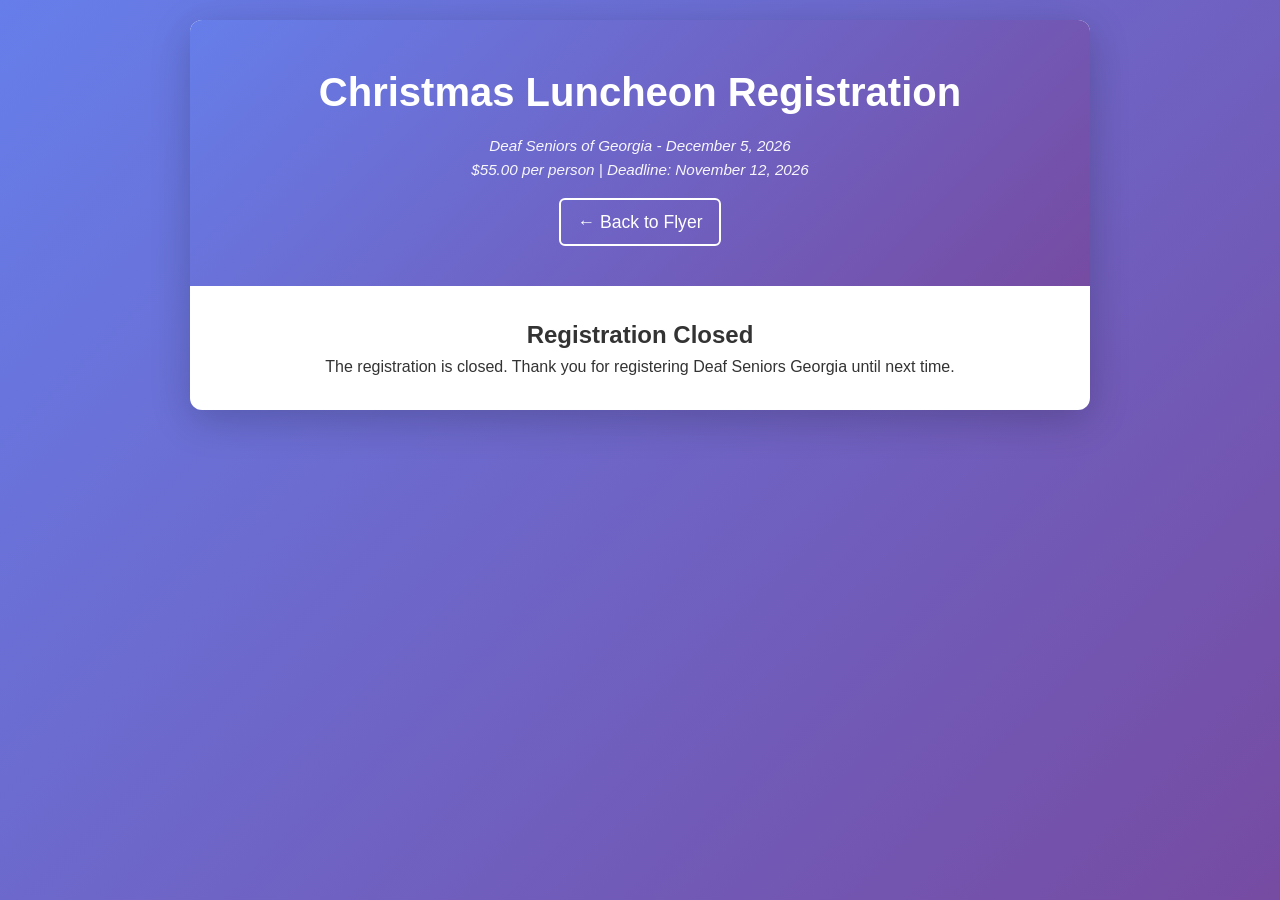
<file: registration.html>
<!doctype html>
<html lang="en">
  <head>
    <meta charset="UTF-8" />
    <meta name="viewport" content="width=device-width, initial-scale=1.0" />
    <title>Event Registration</title>
    <link rel="stylesheet" href="css/styles.css" />
  </head>
  <body>
    <div class="container">
      <header>
        <h1>Christmas Luncheon Registration</h1>
        <p class="subtitle">Deaf Seniors of Georgia - December 5, 2026</p>
        <p class="subtitle">$55.00 per person | Deadline: November 12, 2026</p>
        <p><a href="index.html" class="back-link">← Back to Flyer</a></p>
      </header>

      <div
        id="registrationClosedMessage"
        class="form-container"
        style="display: none; text-align: center"
      >
        <h2>Registration Closed</h2>
        <p>
          The registration is closed. Thank you for registering Deaf Seniors
          Georgia until next time.
        </p>
      </div>

      <div class="form-container" id="registrationContainer" style="display: none">
        <form
          id="registrationForm"
          class="registration-form"
          method="POST"
          action="registration.php"
        >
          <div class="form-section">
            <h2>Personal Information</h2>

            <div class="form-row">
              <div class="form-group">
                <label for="firstName"
                  >First Name <span class="required">*</span></label
                >
                <input
                  type="text"
                  id="firstName"
                  name="firstName"
                  required
                  placeholder="Enter your first name"
                />
                <span class="error-message" id="firstNameError"></span>
              </div>

              <div class="form-group">
                <label for="lastName"
                  >Last Name <span class="required">*</span></label
                >
                <input
                  type="text"
                  id="lastName"
                  name="lastName"
                  required
                  placeholder="Enter your last name"
                />
                <span class="error-message" id="lastNameError"></span>
              </div>
            </div>

            <div class="form-group">
              <label for="email"
                >Email Address <span class="required">*</span></label
              >
              <input
                type="email"
                id="email"
                name="email"
                required
                placeholder="your.email@example.com"
              />
              <span class="error-message" id="emailError"></span>
            </div>

            <div class="form-group">
              <label for="cellPhone"
                >Cell Phone (text only)<span class="required">*</span></label
              >
              <input
                type="tel"
                id="cellPhone"
                name="cellPhone"
                required
                placeholder="(555) 123-4567"
                pattern="[\(\d\)\s\-\+]+"
              />
              <span class="error-message" id="cellPhoneError"></span>
            </div>
          </div>

          <div class="form-section">
            <h2>Event Attendance</h2>

            <div class="form-group">
              <label for="banquetAttendees"
                >Luncheon Attendees <span class="required">*</span></label
              >
              <input
                type="number"
                id="banquetAttendees"
                name="banquetAttendees"
                min="1"
                max="20"
                value="1"
                required
              />
              <span class="form-hint"
                >Number of people attending the luncheon (including yourself) -
                $55.00 per person</span
              >
              <span class="error-message" id="banquetError"></span>
            </div>
            <div class="form-group">
              <p>
                <strong>Total Cost: $<span id="totalCost">55.00</span></strong>
              </p>
            </div>
          </div>

          <div
            class="form-section"
            id="additionalNamesSection"
            style="display: none"
          >
            <h2>Additional Attendee Names</h2>
            <p class="form-hint">
              Please provide the names of all additional attendees for our
              drawing entries.
            </p>
            <div id="additionalNamesContainer"></div>
          </div>

          <div class="form-section">
            <h2
              class="form-hint"
              style="text-align: center; font-style: italic; color: crimson"
            >
              Please check your junk or spam folder for the confirmation email
              after submitting.
            </h2>
          </div>

          <div class="form-actions">
            <button
              class="btn btn-primary"
              type="submit"
              id="startRegistrationBtn"
            >
              <span class="btn-text">Submit Registration</span>
            </button>
            <button type="reset" class="btn btn-secondary">
              <span class="btn-text">Clear Form</span>
            </button>
          </div>
        </form>

        <div id="successMessage" class="success-message hidden">
          <div class="success-icon">✓</div>
          <h3>Registration Successful!</h3>
          <p>
            Thank you for registering. We've received your information and will
            contact you shortly.
          </p>
        </div>
      </div>
    </div>

    <script>
      // Show the registration form only when the URL contains ?m=on
      (function () {
        var registrationOpen =
          new URLSearchParams(window.location.search).get("m") === "on";
        document.getElementById("registrationContainer").style.display =
          registrationOpen ? "" : "none";
        document.getElementById("registrationClosedMessage").style.display =
          registrationOpen ? "none" : "";
      })();
    </script>
    <script src="js/script.js"></script>
  </body>
</html>
</file>
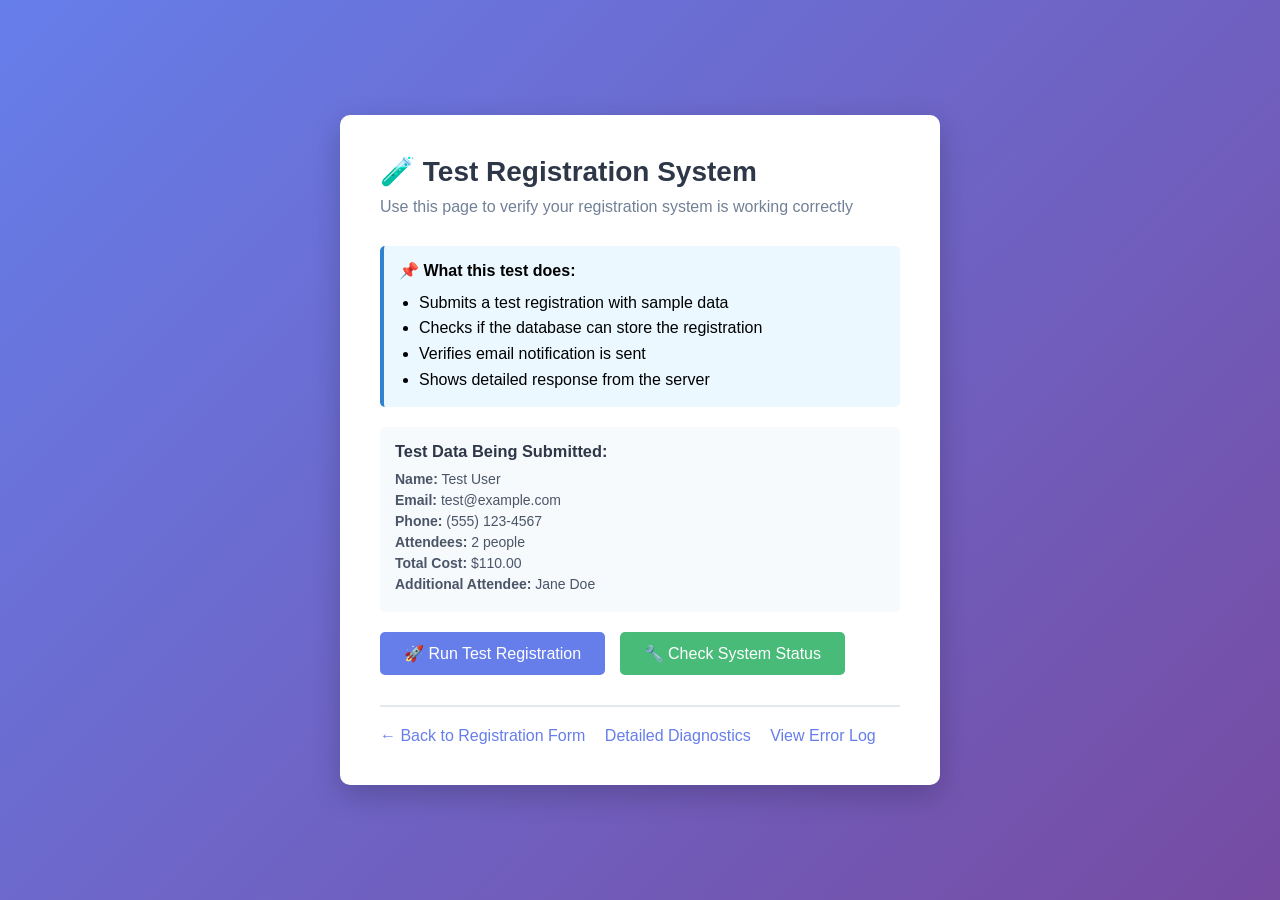
<file: test_registration.html>
<!doctype html>
<html lang="en">
  <head>
    <meta charset="UTF-8" />
    <meta name="viewport" content="width=device-width, initial-scale=1.0" />
    <title>Test Registration Submission</title>
    <style>
      * {
        margin: 0;
        padding: 0;
        box-sizing: border-box;
      }
      body {
        font-family:
          -apple-system, BlinkMacSystemFont, "Segoe UI", Roboto, sans-serif;
        background: linear-gradient(135deg, #667eea 0%, #764ba2 100%);
        min-height: 100vh;
        padding: 20px;
        display: flex;
        align-items: center;
        justify-content: center;
      }
      .container {
        background: white;
        border-radius: 10px;
        box-shadow: 0 10px 30px rgba(0, 0, 0, 0.2);
        padding: 40px;
        max-width: 600px;
        width: 100%;
      }
      h1 {
        color: #2d3748;
        margin-bottom: 10px;
        font-size: 28px;
      }
      .subtitle {
        color: #718096;
        margin-bottom: 30px;
      }
      .btn {
        background: #667eea;
        color: white;
        border: none;
        padding: 12px 24px;
        border-radius: 5px;
        font-size: 16px;
        cursor: pointer;
        display: inline-block;
        margin-right: 10px;
        margin-bottom: 10px;
        transition: background 0.3s;
      }
      .btn:hover {
        background: #5568d3;
      }
      .btn:disabled {
        background: #cbd5e0;
        cursor: not-allowed;
      }
      .btn-secondary {
        background: #48bb78;
      }
      .btn-secondary:hover {
        background: #38a169;
      }
      .result {
        margin-top: 20px;
        padding: 20px;
        border-radius: 5px;
        display: none;
      }
      .result.success {
        background: #f0fff4;
        border: 2px solid #48bb78;
        color: #22543d;
        display: block;
      }
      .result.error {
        background: #fff5f5;
        border: 2px solid #f56565;
        color: #742a2a;
        display: block;
      }
      .result h3 {
        margin-bottom: 10px;
      }
      .result pre {
        background: #2d3748;
        color: #68d391;
        padding: 15px;
        border-radius: 5px;
        overflow-x: auto;
        font-size: 12px;
        margin-top: 10px;
      }
      .info-box {
        background: #ebf8ff;
        border-left: 4px solid #3182ce;
        padding: 15px;
        margin-bottom: 20px;
        border-radius: 5px;
      }
      .loading {
        display: inline-block;
        width: 20px;
        height: 20px;
        border: 3px solid #f3f3f3;
        border-top: 3px solid #667eea;
        border-radius: 50%;
        animation: spin 1s linear infinite;
        margin-left: 10px;
        vertical-align: middle;
      }
      @keyframes spin {
        0% {
          transform: rotate(0deg);
        }
        100% {
          transform: rotate(360deg);
        }
      }
      .test-data {
        background: #f7fafc;
        padding: 15px;
        border-radius: 5px;
        margin: 20px 0;
        font-size: 14px;
      }
      .test-data h3 {
        margin-bottom: 10px;
        color: #2d3748;
      }
      .test-data p {
        margin: 5px 0;
        color: #4a5568;
      }
      .links {
        margin-top: 20px;
        padding-top: 20px;
        border-top: 2px solid #e2e8f0;
      }
      .links a {
        color: #667eea;
        text-decoration: none;
        margin-right: 15px;
      }
      .links a:hover {
        text-decoration: underline;
      }
    </style>
  </head>
  <body>
    <div class="container">
      <h1>🧪 Test Registration System</h1>
      <p class="subtitle">
        Use this page to verify your registration system is working correctly
      </p>

      <div class="info-box">
        <strong>📌 What this test does:</strong>
        <ul style="margin-left: 20px; margin-top: 10px; line-height: 1.6">
          <li>Submits a test registration with sample data</li>
          <li>Checks if the database can store the registration</li>
          <li>Verifies email notification is sent</li>
          <li>Shows detailed response from the server</li>
        </ul>
      </div>

      <div class="test-data">
        <h3>Test Data Being Submitted:</h3>
        <p><strong>Name:</strong> Test User</p>
        <p><strong>Email:</strong> test@example.com</p>
        <p><strong>Phone:</strong> (555) 123-4567</p>
        <p><strong>Attendees:</strong> 2 people</p>
        <p><strong>Total Cost:</strong> $110.00</p>
        <p><strong>Additional Attendee:</strong> Jane Doe</p>
      </div>

      <button id="testBtn" class="btn" onclick="runTest()">
        🚀 Run Test Registration
      </button>

      <button
        class="btn btn-secondary"
        onclick="window.location.href = 'check_system.php'"
      >
        🔧 Check System Status
      </button>

      <div id="result" class="result"></div>

      <div class="links">
        <a href="registration.html">← Back to Registration Form</a>
        <a href="testing/debug_registration.php">Detailed Diagnostics</a>
        <a href="testing/registration_errors.log" target="_blank"
          >View Error Log</a
        >
      </div>
    </div>

    <script>
      function runTest() {
        const btn = document.getElementById("testBtn");
        const resultDiv = document.getElementById("result");

        // Disable button and show loading
        btn.disabled = true;
        btn.innerHTML = 'Testing... <span class="loading"></span>';

        // Clear previous results
        resultDiv.className = "result";
        resultDiv.innerHTML = "";

        // Prepare test data
        const testData = {
          primaryRegistrant: {
            firstName: "Test",
            lastName: "User",
            email: "test@example.com",
            cellPhone: "(555) 123-4567",
          },
          banquetAttendees: 2,
          additionalAttendees: [
            {
              firstName: "Jane",
              lastName: "Doe",
            },
          ],
          submittedAt: new Date().toISOString(),
        };

        // Submit to registration.php
        fetch("registration.php", {
          method: "POST",
          headers: {
            "Content-Type": "application/json",
          },
          body: JSON.stringify(testData),
        })
          .then((response) => {
            // Check if response is JSON
            const contentType = response.headers.get("content-type");
            if (!contentType || !contentType.includes("application/json")) {
              return response.text().then((text) => {
                throw new Error(
                  "Server returned non-JSON response: " +
                    text.substring(0, 200),
                );
              });
            }
            return response.json();
          })
          .then((data) => {
            if (data.success) {
              resultDiv.className = "result success";
              resultDiv.innerHTML = `
                        <h3>✅ Test Registration Successful!</h3>
                        <p>The registration system is working correctly.</p>
                        <p><strong>Registration ID:</strong> #${data.registrationId || "N/A"}</p>
                        <p><strong>Message:</strong> ${data.message || "Registration completed"}</p>
                        <pre>${JSON.stringify(data, null, 2)}</pre>
                        <p style="margin-top: 15px;"><strong>Note:</strong> This was a test registration. You can delete it from your database if needed.</p>
                    `;
            } else {
              throw new Error(data.message || "Registration failed");
            }
          })
          .catch((error) => {
            resultDiv.className = "result error";
            resultDiv.innerHTML = `
                    <h3>❌ Test Failed</h3>
                    <p><strong>Error:</strong> ${error.message}</p>
                    <h4 style="margin-top: 15px;">What to do next:</h4>
                    <ol style="margin-left: 20px; margin-top: 10px; line-height: 1.8;">
                        <li>Check the <a href="check_system.php" style="color: #3182ce;">System Status</a> page for configuration issues</li>
                        <li>Review the <a href="testing/registration_errors.log" target="_blank" style="color: #3182ce;">Error Log</a> for detailed error messages</li>
                        <li>Verify database tables exist by running <code>database_setup.sql</code></li>
                        <li>Check browser console (F12) for additional errors</li>
                    </ol>
                    <pre>${error.stack || error.toString()}</pre>
                `;
          })
          .finally(() => {
            // Re-enable button
            btn.disabled = false;
            btn.innerHTML = "🚀 Run Test Registration";
          });
      }
    </script>
  </body>
</html>
</file>
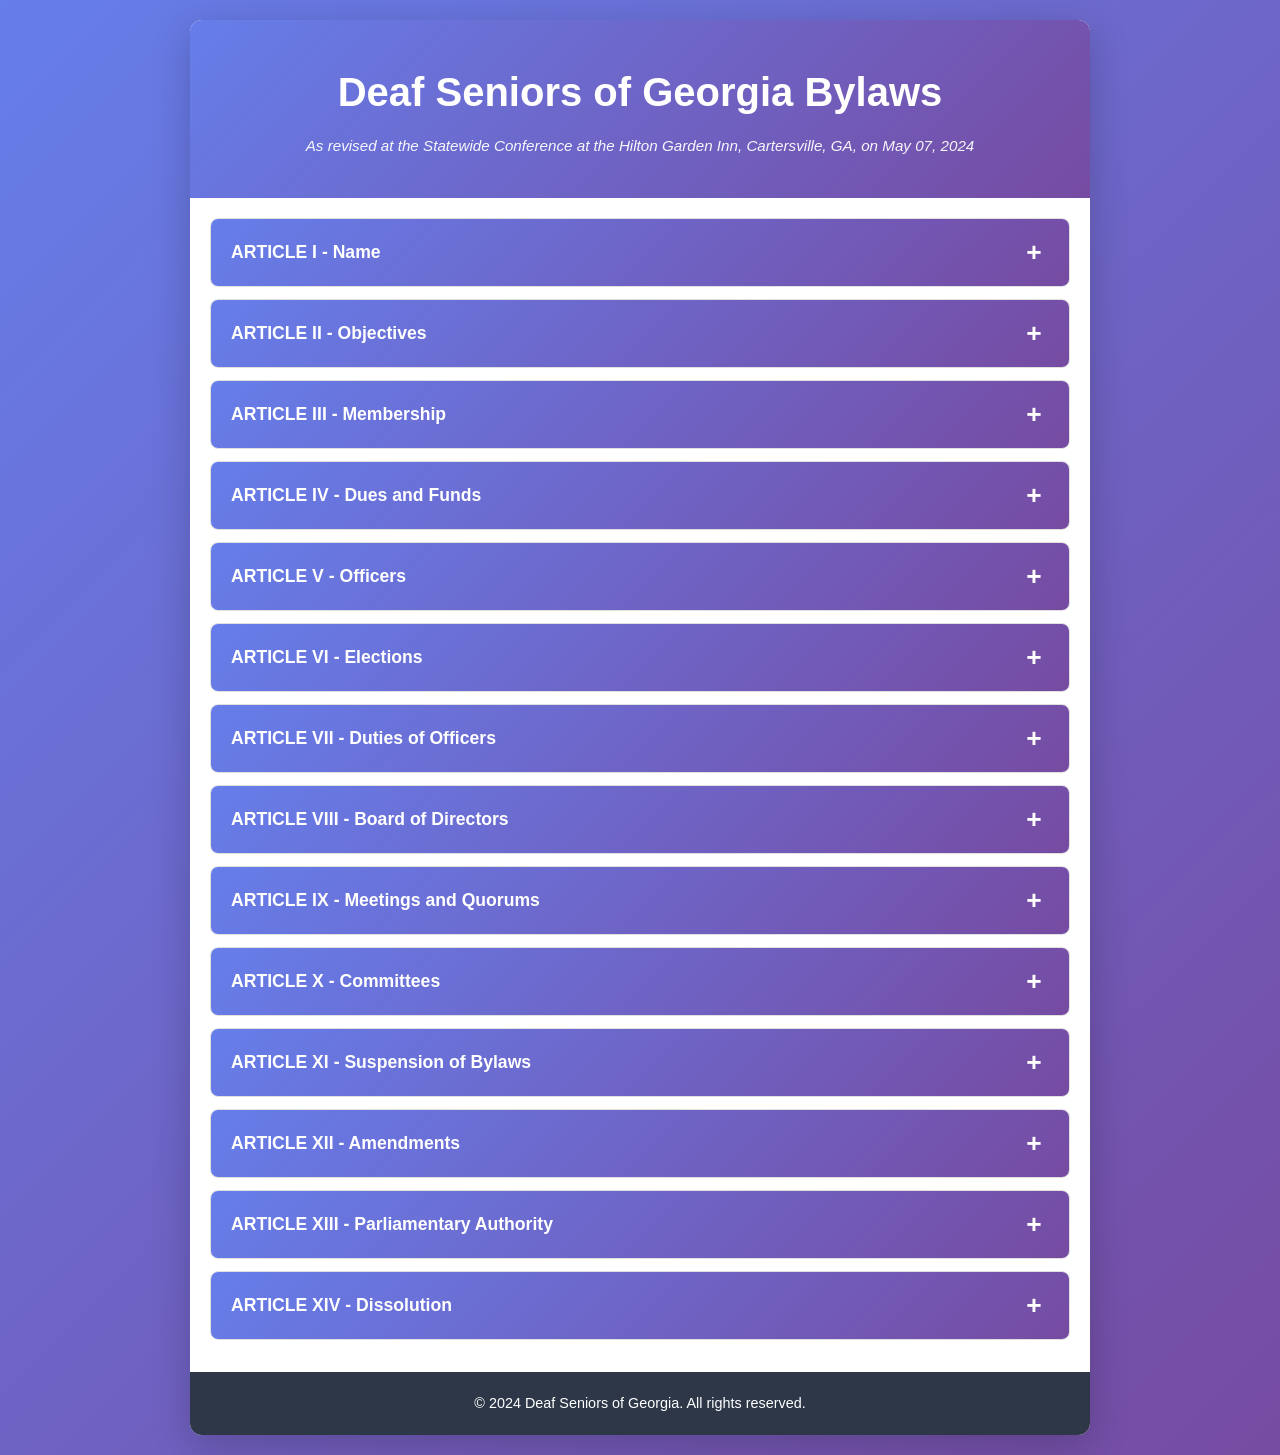
<file: bylaws/bylaws.html>
<!DOCTYPE html>
<html lang="en">
<head>
    <meta charset="UTF-8">
    <meta name="viewport" content="width=device-width, initial-scale=1.0">
    <title>Deaf Seniors of Georgia - Bylaws</title>
    <link rel="stylesheet" href="../css/styles.css">
</head>
<body>
    <div class="container">
        <header>
            <h1>Deaf Seniors of Georgia Bylaws</h1>
            <p class="subtitle">As revised at the Statewide Conference at the Hilton Garden Inn, Cartersville, GA, on May 07, 2024</p>
        </header>

        <div class="accordion">
            <!-- Article I -->
            <div class="accordion-item">
                <button class="accordion-header">
                    <span>ARTICLE I - Name</span>
                    <span class="icon">+</span>
                </button>
                <div class="accordion-content">
                    <p>The name of this organization shall be the <strong>DEAF SENIORS OF GEORGIA</strong>, hereafter referred to as the DSG.</p>
                </div>
            </div>

            <!-- Article II -->
            <div class="accordion-item">
                <button class="accordion-header">
                    <span>ARTICLE II - Objectives</span>
                    <span class="icon">+</span>
                </button>
                <div class="accordion-content">
                    <p><strong>Section 1.</strong> The objectives of the DSG are:</p>
                    <ul>
                        <li>To bring attention to the special issues and needs of deaf seniors and to work towards their solutions;</li>
                        <li>To bring attention to the special issues and needs of other senior citizen groups;</li>
                    </ul>
                </div>
            </div>

            <!-- Article III -->
            <div class="accordion-item">
                <button class="accordion-header">
                    <span>ARTICLE III - Membership</span>
                    <span class="icon">+</span>
                </button>
                <div class="accordion-content">
                    <p><strong>Section 1.</strong> Any person, aged fifty (50) years or over, shall be eligible for membership in the DSG.</p>
                    
                    <p><strong>Section 2.</strong> Categories of senior citizen memberships shall be:</p>
                    <ul>
                        <li><strong>Active Membership:</strong>
                            <ul>
                                <li>An active member pays annual dues and has these privileges as follows:</li>
                                <li>Making motions at meetings.</li>
                                <li>Having voice and debating rights.</li>
                                <li>Voting at meetings.</li>
                                <li>Holding office as President, Vice President, Secretary, or Treasurer (see Article V, Section 2)</li>
                            </ul>
                        </li>
                        <li><strong>Associate Membership:</strong>
                            <ul>
                                <li>Associate membership shall be open to all who are under the age of 50. Associate members may have voice but cannot vote at meetings. They may serve on committees but not as officers. Associate members may not serve on the DSG Board of Directors for any reason.</li>
                            </ul>
                        </li>
                    </ul>

                    <p><strong>Section 3. Organizations:</strong></p>
                    <ul>
                        <li>Any organization that serves the deaf senior citizens may become an affiliate of the DSG by a majority vote of the Board of Directors;</li>
                        <li>Affiliates dues shall be $50.00 per year;</li>
                        <li>One representative from each organization in good standing shall have a voice at all meetings.</li>
                    </ul>
                </div>
            </div>

            <!-- Article IV -->
            <div class="accordion-item">
                <button class="accordion-header">
                    <span>ARTICLE IV - Dues and Funds</span>
                    <span class="icon">+</span>
                </button>
                <div class="accordion-content">
                    <p><strong>Section 1.</strong> Dues of active and associate members shall be $15.00 per person per year.</p>
                    <p><strong>Section 2.</strong> Dues are payable annually.</p>
                    <p><strong>Section 3.</strong> Any change in the membership status during a fiscal year shall not affect his/her dues for the remainder of the year.</p>
                </div>
            </div>

            <!-- Article V -->
            <div class="accordion-item">
                <button class="accordion-header">
                    <span>ARTICLE V - Officers</span>
                    <span class="icon">+</span>
                </button>
                <div class="accordion-content">
                    <p><strong>Section 1.</strong> The officers of DSG shall be a President, a Vice President, a Secretary, and a Treasurer</p>
                    <ul>
                        <li>The spouse of the President shall not be the treasurer.</li>
                    </ul>

                    <p><strong>Section 2.</strong></p>
                    <ul>
                        <li>Each officer must be an active deaf or hard of hearing member in good standing.</li>
                        <li>A person must be a member for 1 full year to be eligible for election as an officer of the Deaf Seniors of Georgia.</li>
                    </ul>

                    <p><strong>Section 3.</strong> The term of office shall be two (2) years, or until a successor is chosen. Officers may be reelected for an additional term but shall not serve more than six (6) consecutive years in the same office. Exceptions: Pandemic, natural disaster, war, etc... that the statewide conference cannot be held. The term of office shall begin immediately after the election.</p>

                    <p><strong>Section 4.</strong> Nominations for office shall be made by the Nomination Committee, but may also be made from the floor during the conference. Persons, running or nominated for office, must be present at the conference.</p>

                    <p><strong>Section 5.</strong> Vacancies in office between terms may be filled by a majority vote of the Board of Directors at a regular or special Board meeting.</p>

                    <p><strong>Section 6. Trustees:</strong> The eligibility requirement for the trustees shall be the same as for officers.</p>
                </div>
            </div>

            <!-- Article VI -->
            <div class="accordion-item">
                <button class="accordion-header">
                    <span>ARTICLE VI - Elections</span>
                    <span class="icon">+</span>
                </button>
                <div class="accordion-content">
                    <p><strong>Section 1.</strong> Election of officers shall occur at the statewide meeting held every two years.</p>

                    <p><strong>Section 2.</strong> All elections shall be by "Plurality Vote."</p>

                    <p><strong>Section 3.</strong> There shall be no voting by proxy.</p>

                    <p><strong>Section 4.</strong> Newly elected officers shall assume the office immediately after the final adjournment of the current meeting and continue in office until their successors are elected and qualified. The following oath shall be administered by the retiring president or other member in good standing:</p>
                    <blockquote>
                        "I solemnly promise to observe and uphold the constitution and bylaws of the organization, to promote the objectives of the organization and to protect it from those who willfully harm it. I will at all times discharge the duties of my office to the best of my ability, so help me God"
                    </blockquote>
                </div>
            </div>

            <!-- Article VII -->
            <div class="accordion-item">
                <button class="accordion-header">
                    <span>ARTICLE VII - Duties of Officers</span>
                    <span class="icon">+</span>
                </button>
                <div class="accordion-content">
                    <p><strong>Section 1. The President of the DSG shall:</strong></p>
                    <ul>
                        <li>Preside at regular or special meetings;</li>
                        <li>Appoint committee chairs, subject to the approval of the Board of Directors;</li>
                        <li>Direct the Secretary to conduct votes of the Board of Directors between meetings as required;</li>
                        <li>Act as liaison for the DSG with the Georgia Association of the Deaf Home Office and the Executive Board, and attend GAD Board of Directors meetings;</li>
                        <li>Represent DSG with cooperation of the Georgia Association of the Deaf before the general public, units of government and deaf communities.</li>
                        <li>Act as an ex-officio member of all committees and Board of Directors other than the Bylaws and Nomination Committees.</li>
                    </ul>

                    <p><strong>Section 2. The Vice President shall:</strong></p>
                    <ul>
                        <li>Preside at meetings in the absence of the President;</li>
                        <li>Perform other duties as assigned by the President with the approval of the Board of Directors;</li>
                        <li>Shall be responsible for supervising events coordinator(s)/chairperson(s).</li>
                    </ul>

                    <p><strong>Section 3. The Secretary shall:</strong></p>
                    <ul>
                        <li>Record and keep the minutes of membership and regular, special and Board of Directors meetings;</li>
                        <li>Shall keep all CD/DVD/Flash Drives from all board members and from all statewide conferences, history and photos for records;</li>
                        <li>Receive and send official correspondence;</li>
                        <li>Maintain official correspondence in files.</li>
                    </ul>

                    <p><strong>Section 4. The Treasurer shall:</strong></p>
                    <ul>
                        <li>Receive and record dues and other funds in a DSG checking account and pay all outstanding bills.</li>
                    </ul>

                    <p><strong>Section 5.</strong> The Executive Board shall reimburse any officer's, carrying out his/her duties, and expenses as set by the Board.</p>

                    <p><strong>Section 6.</strong> Delegates, if elected as the Statewide Conference to any conference or convention, shall be reimbursed the same as outlined in Section 5.</p>
                </div>
            </div>

            <!-- Article VIII -->
            <div class="accordion-item">
                <button class="accordion-header">
                    <span>ARTICLE VIII - Board of Directors</span>
                    <span class="icon">+</span>
                </button>
                <div class="accordion-content">
                    <p><strong>Section 1.</strong> The Board of Directors shall consist of the four (4) officers, the three (3) trustees.</p>
                    <ul>
                        <li>At least two trustees must be present at any meeting to verify and sign the treasurer's report and any financial paperwork. If two trustees are not present, the President may assign a member to serve as a temporary trustee for this purpose only.</li>
                    </ul>

                    <p><strong>Section 2. The powers and duties of the Board of Directors shall be:</strong></p>
                    <ul>
                        <li>To conduct the affairs of the DSG, in accordance with the bylaws;</li>
                        <li>To appropriate and approve the expenditure funds set aside for its activities;</li>
                        <li>Shall receive the membership list from the membership chair;</li>
                        <li>Each board member shall put his/her report on a CD/DVD/Flash Drive.</li>
                    </ul>
                </div>
            </div>

            <!-- Article IX -->
            <div class="accordion-item">
                <button class="accordion-header">
                    <span>ARTICLE IX - Meetings and Quorums</span>
                    <span class="icon">+</span>
                </button>
                <div class="accordion-content">
                    <p><strong>Section 1. Regular meetings:</strong></p>
                    <ul>
                        <li>Shall be held three (3) times per year, In the Fall, Winter and Spring;</li>
                        <li>A statewide conference shall be held every two years during even years, the date to be determined by the conference committee;</li>
                        <li>The Board of Directors has the authority to change the date of the DSG Conference.</li>
                    </ul>

                    <p><strong>Section 2. The Order of business of this Association shall be as follows:</strong></p>
                    <ul>
                        <li>Invocation</li>
                        <li>Reading of Minutes Communications</li>
                        <li>President's Address</li>
                        <li>Report of the Officers</li>
                        <li>Report of the Committees</li>
                        <li>Unfinished Business</li>
                        <li>New Business</li>
                        <li>Elections of new Officers/Conference bids</li>
                    </ul>

                    <p><strong>Section 3.</strong> Fifteen (15) active members in good standing and four (4) DSG Officers shall constitute a quorum for meetings. Allow for only one (1) officer absence.</p>

                    <p><strong>Section 4.</strong> Each active member in good standing at all meetings shall have one (1) vote.</p>

                    <p><strong>Section 5.</strong> Special meetings may be called by the President or on the written request of at least three (3) members of the Board.</p>

                    <p><strong>Section 6.</strong> At the Annual Statewide conference non-registrants shall pay the current conference registration fee.</p>

                    <p><strong>Section 7.</strong> The standing committee reports shall be submitted in writing to the Board the day before the Statewide Conference.</p>

                    <p><strong>Section 8.</strong> The Statewide Conference Minutes and the Treasurer's Report shall be read and/or Corrected at the next General Meeting.</p>
                </div>
            </div>

            <!-- Article X -->
            <div class="accordion-item">
                <button class="accordion-header">
                    <span>ARTICLE X - Committees</span>
                    <span class="icon">+</span>
                </button>
                <div class="accordion-content">
                    <p><strong>Section 1. Standing committees shall be:</strong></p>
                    <ol>
                        <li>Bylaws Committee</li>
                        <li>Nominating Committee</li>
                        <li>Membership Committee</li>
                        <li>Tour Committee</li>
                        <li>DSG Tree Committee</li>
                        <li>Fund Raising events</li>
                    </ol>

                    <p><strong>Section 2.</strong> Other committees are subject to approval of the Board of Directors or by a vote at meetings.</p>

                    <p><strong>Section 3.</strong> The chair of each committee may elect other committee members up to a number approved by the Board of Directors;</p>

                    <p><strong>Section 4.</strong> The chair of each committee shall submit a report when so requested by the Board of Directors and in any event, shall make a complete written report to be submitted to any regular meeting.</p>
                </div>
            </div>

            <!-- Article XI -->
            <div class="accordion-item">
                <button class="accordion-header">
                    <span>ARTICLE XI - Suspension of Bylaws</span>
                    <span class="icon">+</span>
                </button>
                <div class="accordion-content">
                    <p><strong>Section 1.</strong> Shall require a two-thirds vote.</p>
                </div>
            </div>

            <!-- Article XII -->
            <div class="accordion-item">
                <button class="accordion-header">
                    <span>ARTICLE XII - Amendments</span>
                    <span class="icon">+</span>
                </button>
                <div class="accordion-content">
                    <p><strong>Section 1.</strong> These bylaws may be amended by a two-thirds (2/3) vote of the membership present during the voting at the statewide conference.</p>

                    <p><strong>Section 2.</strong> Proposed amendments shall be considered only if presented by the Bylaws Committee Members seeking changes in the bylaws must submit proposed changes in writing to the Chairperson of the Bylaws Committee before and during the conference.</p>

                    <p><strong>Section 3.</strong> Changes in the provisions of these bylaws, which result automatically from amendments to the bylaws, shall go into effect at the time of the adoption unless otherwise specified in that change.</p>

                    <p><strong>Section 4.</strong> The revised bylaws shall be distributed within 90 days of the adjournment of the Statewide Conference.</p>
                </div>
            </div>

            <!-- Article XIII -->
            <div class="accordion-item">
                <button class="accordion-header">
                    <span>ARTICLE XIII - Parliamentary Authority</span>
                    <span class="icon">+</span>
                </button>
                <div class="accordion-content">
                    <p><strong>Section 1.</strong> Unless otherwise provided in these bylaws, the current edition of Robert's Rules of Order, the current edition, shall be the Parliamentary procedure of the DSG authority.</p>
                </div>
            </div>

            <!-- Article XIV -->
            <div class="accordion-item">
                <button class="accordion-header">
                    <span>ARTICLE XIV - Dissolution</span>
                    <span class="icon">+</span>
                </button>
                <div class="accordion-content">
                    <p><strong>Section 1.</strong> In the event the DSG is dissolved, all assets remaining after payment of existing debts shall be distributed to the Georgia Center of the Deaf and Hard of Hearing. We request that GCDHH have these funds be earmarked to be used as requested by DSG and to be monitored by a committee established by DSG prior to it's dissolution.</p>
                </div>
            </div>
        </div>

        <footer>
            <p>&copy; 2024 Deaf Seniors of Georgia. All rights reserved.</p>
        </footer>
    </div>

    <script src="../js/script.js"></script>
</body>
</html>
</file>
<file: css/styles.css>
:root {
    --size-bottom: 5px;
}

* {
    margin: 0;
    padding: 0;
    box-sizing: border-box;
}

body {
    font-family: 'Segoe UI', Tahoma, Geneva, Verdana, sans-serif;
    line-height: 1.6;
    color: #333;
    background: linear-gradient(135deg, #667eea 0%, #764ba2 100%);
    min-height: 100vh;
    padding: 20px;
}

.container {
    max-width: 900px;
    margin: 0 auto;
    background: white;
    border-radius: 12px;
    box-shadow: 0 10px 40px rgba(0, 0, 0, 0.2);
    overflow: hidden;
}

header {
    background: linear-gradient(135deg, #667eea 0%, #764ba2 100%);
    color: white;
    padding: 40px 30px;
    text-align: center;
}

header h1 {
    font-size: 2.5em;
    margin-bottom: 10px;
    font-weight: 700;
}

.subtitle {
    font-size: 0.95em;
    opacity: 0.95;
    font-style: italic;
}

.back-link {
    color: white;
    font-size: 1.1em;
    text-decoration: none;
    display: inline-block;
    margin-top: 15px;
    padding: 8px 16px;
    border: 2px solid white;
    border-radius: 6px;
    transition: all 0.3s ease;
}

.back-link:hover {
    background-color: rgba(255, 255, 255, 0.2);
    transform: translateX(-5px);
}

.accordion {
    padding: 20px;
}

.accordion-item {
    margin-bottom: 12px;
    border: 1px solid #e0e0e0;
    border-radius: 8px;
    overflow: hidden;
    transition: all 0.3s ease;
}

.accordion-item:hover {
    box-shadow: 0 4px 12px rgba(0, 0, 0, 0.1);
}

.accordion-header {
    width: 100%;
    padding: 18px 20px;
    background: linear-gradient(135deg, #667eea 0%, #764ba2 100%);
    color: white;
    border: none;
    text-align: left;
    cursor: pointer;
    font-size: 1.1em;
    font-weight: 600;
    display: flex;
    justify-content: space-between;
    align-items: center;
    transition: all 0.3s ease;
}

.accordion-header:hover {
    background: linear-gradient(135deg, #5568d3 0%, #6a3d8f 100%);
}

.accordion-header .icon {
    font-size: 1.5em;
    font-weight: bold;
    transition: transform 0.3s ease;
    min-width: 30px;
    text-align: center;
}

.accordion-item.active .accordion-header .icon {
    transform: rotate(45deg);
}

.accordion-content {
    max-height: 0;
    overflow: hidden;
    transition: max-height 0.3s ease;
    background: #fafafa;
}

.accordion-item.active .accordion-content {
    max-height: 2000px;
}

.accordion-content p,
.accordion-content ul,
.accordion-content ol,
.accordion-content blockquote {
    padding: 15px 20px;
}

.accordion-content p {
    margin-bottom: 10px;
}

.accordion-content p:last-child {
    margin-bottom: 0;
}

.accordion-content ul {
    list-style-type: none;
    padding-left: 20px;
}

.accordion-content ul li {
    padding: 5px 0;
    padding-left: 25px;
    position: relative;
}

.accordion-content ul li::before {
    content: "•";
    color: #667eea;
    font-weight: bold;
    font-size: 1.2em;
    position: absolute;
    left: 0;
}

.accordion-content ul ul {
    margin-top: 8px;
    margin-bottom: 8px;
}

.accordion-content ol {
    padding-left: 40px;
    margin: 10px 0;
}

.accordion-content ol li {
    padding: 5px 0;
}

.accordion-content strong {
    color: #667eea;
    font-weight: 600;
}

.accordion-content blockquote {
    border-left: 4px solid #667eea;
    background: white;
    font-style: italic;
    margin: 15px 20px;
    padding: 15px 20px;
    color: #555;
}

footer {
    background: #2d3748;
    color: white;
    text-align: center;
    padding: 20px;
    font-size: 0.9em;
}

/* Responsive Design */
@media (max-width: 768px) {
    body {
        padding: 10px;
    }

    header h1 {
        font-size: 1.8em;
    }

    .subtitle {
        font-size: 0.85em;
    }

    .accordion {
        padding: 10px;
    }

    .accordion-header {
        font-size: 1em;
        padding: 15px;
    }

    .accordion-content p,
    .accordion-content ul,
    .accordion-content ol,
    .accordion-content blockquote {
        padding: 12px 15px;
    }
}

/* Print Styles */
@media print {
    body {
        background: white;
        padding: 0;
    }

    .container {
        box-shadow: none;
    }

    .accordion-item {
        border: 1px solid #ccc;
        page-break-inside: avoid;
    }

    .accordion-header {
        background: #667eea !important;
        color: white !important;
    }

    .accordion-content {
        max-height: none !important;
        display: block !important;
    }

    .accordion-header .icon {
        display: none;
    }
}

/* Registration Form Styles */
.form-container {
    padding: 30px;
}

.registration-form {
    max-width: 800px;
    margin: 0 auto;
}

.form-section {
    margin-bottom: 35px;
    padding-bottom: 25px;
    border-bottom: 2px solid #e0e0e0;
}

.form-section:last-of-type {
    border-bottom: none;
}

.form-section h2 {
    color: #667eea;
    font-size: 1.5em;
    margin-bottom: 20px;
    font-weight: 600;
}

.form-row {
    display: grid;
    grid-template-columns: 1fr 1fr;
    gap: var(--size-bottom);
    margin-bottom: var(--size-bottom);
}

.form-group {
    margin-bottom: var(--size-bottom);
}

.form-group label {
    display: block;
    font-weight: 600;
    margin-bottom: 8px;
    color: #333;
    font-size: 0.95em;
}

.required {
    color: #e53e3e;
    font-weight: bold;
}

.form-group input[type="text"],
.form-group input[type="email"],
.form-group input[type="tel"],
.form-group input[type="number"] {
    width: 100%;
    padding: 12px 15px;
    border: 2px solid #e0e0e0;
    border-radius: 8px;
    font-size: 1em;
    font-family: 'Segoe UI', Tahoma, Geneva, Verdana, sans-serif;
    transition: all 0.3s ease;
    background: white;
}

.form-group input:focus {
    outline: none;
    border-color: #667eea;
    box-shadow: 0 0 0 3px rgba(102, 126, 234, 0.1);
}

.form-group input:invalid:not(:placeholder-shown) {
    border-color: #e53e3e;
}

.form-group input:valid:not(:placeholder-shown) {
    border-color: #48bb78;
}

.form-hint {
    display: block;
    font-size: 0.85em;
    color: #718096;
    margin-top: 5px;
    font-style: italic;
}

.error-message {
    display: block;
    color: #e53e3e;
    font-size: 0.85em;
    margin-top: 5px;
    min-height: 20px;
}

.recaptcha-container {
    display: flex;
    flex-direction: column;
    align-items: flex-start;
}

.form-actions {
    display: flex;
    gap: 15px;
    justify-content: center;
    margin-top: 30px;
    padding-top: 20px;
}

.btn {
    padding: 14px 40px;
    font-size: 1.05em;
    font-weight: 600;
    border: none;
    border-radius: 8px;
    cursor: pointer;
    transition: all 0.3s ease;
    display: inline-flex;
    align-items: center;
    justify-content: center;
    font-family: 'Segoe UI', Tahoma, Geneva, Verdana, sans-serif;
}

.btn-primary {
    background: linear-gradient(135deg, #667eea 0%, #764ba2 100%);
    color: white;
}

.btn-primary:hover {
    background: linear-gradient(135deg, #5568d3 0%, #6a3d8f 100%);
    transform: translateY(-2px);
    box-shadow: 0 6px 20px rgba(102, 126, 234, 0.4);
}

.btn-primary:active {
    transform: translateY(0);
}

.btn-secondary {
    background: white;
    color: #667eea;
    border: 2px solid #667eea;
}

.btn-secondary:hover {
    background: #f7fafc;
    border-color: #5568d3;
    color: #5568d3;
}

.success-message {
    text-align: center;
    padding: 40px;
    animation: fadeIn 0.5s ease;
}

.success-message.hidden {
    display: none;
}

.success-icon {
    width: 80px;
    height: 80px;
    background: linear-gradient(135deg, #48bb78 0%, #38a169 100%);
    color: white;
    border-radius: 50%;
    display: flex;
    align-items: center;
    justify-content: center;
    font-size: 3em;
    margin: 0 auto 20px;
    animation: scaleIn 0.5s ease;
}

.success-message h3 {
    color: #48bb78;
    font-size: 2em;
    margin-bottom: 15px;
}

.success-message p {
    color: #4a5568;
    font-size: 1.1em;
    line-height: 1.6;
}

.registration_link {
    color: #007bff;
    text-decoration: underline;
}

@keyframes fadeIn {
    from {
        opacity: 0;
        transform: translateY(20px);
    }
    to {
        opacity: 1;
        transform: translateY(0);
    }
}

@keyframes scaleIn {
    from {
        transform: scale(0);
    }
    to {
        transform: scale(1);
    }
}

/* Responsive Design for Form */
@media (max-width: 768px) {
    .form-container {
        padding: 20px;
    }

    .form-row {
        grid-template-columns: 1fr;
        gap: 0;
    }

    .form-section h2 {
        font-size: 1.3em;
    }

    .form-actions {
        flex-direction: column;
        width: 100%;
    }

    .btn {
        width: 100%;
    }

    .recaptcha-container {
        transform: scale(0.85);
        transform-origin: left;
    }
}
</file>
